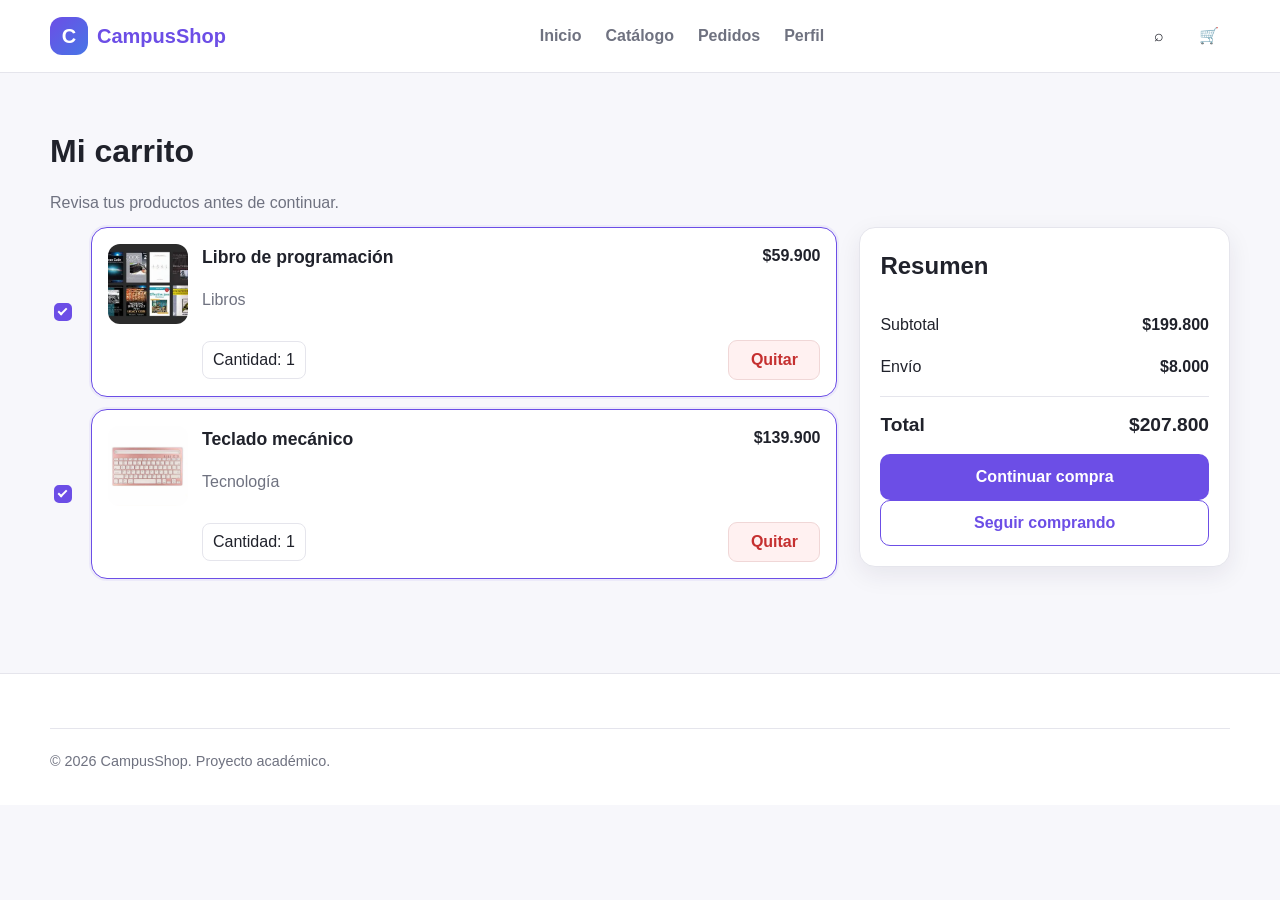
<file: carrito.html>
<!DOCTYPE html>
<html lang="es">

<head>

    <meta charset="UTF-8">

    <meta name="viewport" content="width=device-width, initial-scale=1.0">

    <title>Carrito | CampusShop</title>

    <link rel="stylesheet" href="css/base.css">
    <link rel="stylesheet" href="css/layout.css">
    <link rel="stylesheet" href="css/components.css">
    <link rel="stylesheet" href="css/responsive.css">

</head>


<body>

    <header class="site-header">

        <nav class="navbar container">

            <a href="index.html" class="logo">

                <span class="logo-mark">
                    C
                </span>

                <span>
                    CampusShop
                </span>

            </a>


            <div class="nav-links">

                <a href="index.html">
                    Inicio
                </a>

                <a href="catalogo.html">
                    Catálogo
                </a>

                <a href="historial.html">
                    Pedidos
                </a>

                <a href="perfil.html">
                    Perfil
                </a>

            </div>


            <div class="nav-actions">

                <a href="catalogo.html" class="icon-link">
                    ⌕
                </a>

                <a href="carrito.html" class="icon-link">
                    🛒
                </a>

            </div>

        </nav>

    </header>


    <main class="section">

        <div class="container">

            <header class="page-header">

                <h1>
                    Mi carrito
                </h1>

                <p>
                    Revisa tus productos antes de continuar.
                </p>

            </header>


            <div class="cart-layout">

                <section id="cart-items" class="cart-list">
                    <div class="cart-item-wrap">
                        <input class="cart-select" type="checkbox" id="select-book" checked>
                        <article class="cart-item">
                            <div class="cart-thumb">
                                <img src="img/libros.webp" alt="Libro de programación">
                            </div>
                            <div>
                                <div class="cart-meta">
                                    <div>
                                        <h3>Libro de programación</h3>
                                        <p class="muted">Libros</p>
                                    </div>
                                    <strong>$59.900</strong>
                                </div>
                                <div class="cart-item-actions">
                                    <span class="quantity">Cantidad: 1</span>
                                    <label class="remove-btn" for="select-book">Quitar</label>
                                </div>
                            </div>
                        </article>
                    </div>

                    <div class="cart-item-wrap">
                        <input class="cart-select" type="checkbox" id="select-keyboard" checked>
                        <article class="cart-item">
                            <div class="cart-thumb">
                                <img src="img/teclado.webp" alt="Teclado mecánico">
                            </div>
                            <div>
                                <div class="cart-meta">
                                    <div>
                                        <h3>Teclado mecánico</h3>
                                        <p class="muted">Tecnología</p>
                                    </div>
                                    <strong>$139.900</strong>
                                </div>
                                <div class="cart-item-actions">
                                    <span class="quantity">Cantidad: 1</span>
                                    <label class="remove-btn" for="select-keyboard">Quitar</label>
                                </div>
                            </div>
                        </article>
                    </div>
                </section>

                <aside class="summary">
                    <h2>Resumen</h2>

                    <div class="totals-panel">
                        <div class="summary-state summary-empty">
                            <div class="summary-row">
                                <span>Subtotal</span>
                                <strong>$0</strong>
                            </div>
                            <div class="summary-row">
                                <span>Envío</span>
                                <strong>$0</strong>
                            </div>
                            <div class="summary-row summary-total">
                                <span>Total</span>
                                <strong>$0</strong>
                            </div>
                        </div>

                        <div class="summary-state summary-book">
                            <div class="summary-row">
                                <span>Subtotal</span>
                                <strong>$59.900</strong>
                            </div>
                            <div class="summary-row">
                                <span>Envío</span>
                                <strong>$8.000</strong>
                            </div>
                            <div class="summary-row summary-total">
                                <span>Total</span>
                                <strong>$67.900</strong>
                            </div>
                        </div>

                        <div class="summary-state summary-keyboard">
                            <div class="summary-row">
                                <span>Subtotal</span>
                                <strong>$139.900</strong>
                            </div>
                            <div class="summary-row">
                                <span>Envío</span>
                                <strong>$8.000</strong>
                            </div>
                            <div class="summary-row summary-total">
                                <span>Total</span>
                                <strong>$147.900</strong>
                            </div>
                        </div>

                        <div class="summary-state summary-both">
                            <div class="summary-row">
                                <span>Subtotal</span>
                                <strong>$199.800</strong>
                            </div>
                            <div class="summary-row">
                                <span>Envío</span>
                                <strong>$8.000</strong>
                            </div>
                            <div class="summary-row summary-total">
                                <span>Total</span>
                                <strong>$207.800</strong>
                            </div>
                        </div>
                    </div>

                    <a href="checkout.html" class="btn btn-block">Continuar compra</a>
                    <a href="catalogo.html" class="btn btn-secondary btn-block">Seguir comprando</a>
                </aside>

            </div>

        </div>

    </main>


    <footer class="site-footer">

        <div class="container">

            <div class="footer-bottom">
                © 2026 CampusShop. Proyecto académico.
            </div>

        </div>

    </footer>

</body>

</html>
</file>
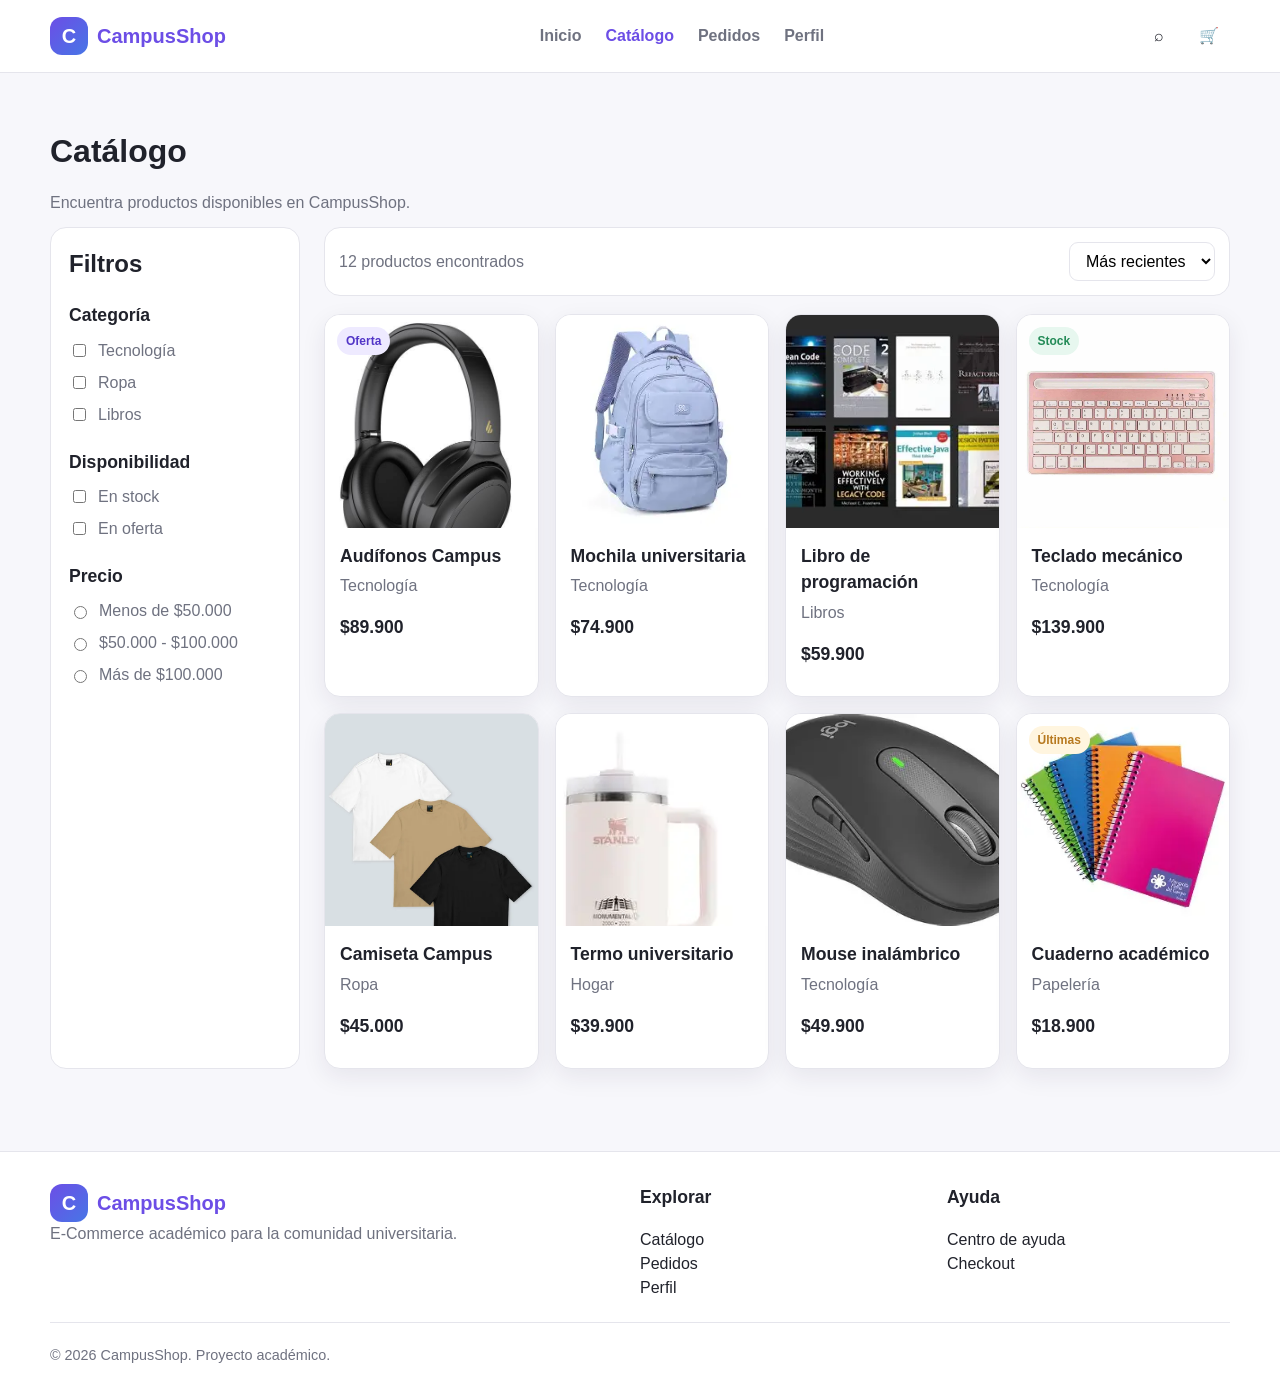
<file: catalogo.html>
<!DOCTYPE html>
<html lang="es">

<head>

    <meta charset="UTF-8">

    <meta name="viewport" content="width=device-width, initial-scale=1.0">

    <title>Catálogo | CampusShop</title>

    <link rel="stylesheet" href="css/base.css">
    <link rel="stylesheet" href="css/layout.css">
    <link rel="stylesheet" href="css/components.css">
    <link rel="stylesheet" href="css/responsive.css">

</head>


<body>

    <header class="site-header">

        <nav class="navbar container">

            <a href="index.html" class="logo">

                <span class="logo-mark">C</span>

                <span>CampusShop</span>

            </a>


            <div class="nav-links">

                <a href="index.html">
                    Inicio
                </a>

                <a href="catalogo.html" class="active">
                    Catálogo
                </a>

                <a href="historial.html">
                    Pedidos
                </a>

                <a href="perfil.html">
                    Perfil
                </a>

            </div>


            <div class="nav-actions">

                <a href="catalogo.html" class="icon-link">
                    ⌕
                </a>

                <a href="carrito.html" class="icon-link">
                    🛒
                </a>

            </div>

        </nav>

    </header>


    <main class="section">

        <div class="container">

            <header class="page-header">

                <h1>Catálogo</h1>

                <p>
                    Encuentra productos disponibles en CampusShop.
                </p>

            </header>


            <div class="content-grid">


                <aside class="sidebar">

                    <h2>Filtros</h2>


                    <div class="filter-group">

                        <h3>Categoría</h3>

                        <label class="filter-option">
                            <input type="checkbox" name="category" value="Tecnología">
                            Tecnología
                        </label>

                        <label class="filter-option">
                            <input type="checkbox" name="category" value="Ropa">
                            Ropa
                        </label>

                        <label class="filter-option">
                            <input type="checkbox" name="category" value="Libros">
                            Libros
                        </label>

                    </div>


                    <div class="filter-group">

                        <h3>Disponibilidad</h3>

                        <label class="filter-option">
                            <input type="checkbox" name="availability" value="En stock">
                            En stock
                        </label>

                        <label class="filter-option">
                            <input type="checkbox" name="availability" value="En oferta">
                            En oferta
                        </label>

                    </div>


                    <div class="filter-group">

                        <h3>Precio</h3>

                        <label class="filter-option">
                            <input type="radio" name="price" value="menos50k">
                            Menos de $50.000
                        </label>

                        <label class="filter-option">
                            <input type="radio" name="price" value="50k100k">
                            $50.000 - $100.000
                        </label>

                        <label class="filter-option">
                            <input type="radio" name="price" value="mas100k">
                            Más de $100.000
                        </label>

                    </div>

                </aside>


                <section>

                    <div class="product-toolbar">

                        <span class="muted">
                            12 productos encontrados
                        </span>


                        <select>

                            <option>
                                Más recientes
                            </option>

                            <option>
                                Precio menor
                            </option>

                            <option>
                                Precio mayor
                            </option>

                        </select>

                    </div>


                    <div class="products-grid">


                        <article class="product-card">

                            <a href="producto.html#audifonos">

                                <div class="product-image">

                                    <span class="badge">
                                        Oferta
                                    </span>

                                    <img src="img/OIP.jpg" alt="Audífonos Campus" loading="lazy">

                                </div>


                                <div class="product-info">

                                    <h3>
                                        Audífonos Campus
                                    </h3>

                                    <p class="muted">
                                        Tecnología
                                    </p>

                                    <div class="product-price">
                                        $89.900
                                    </div>

                                </div>

                            </a>

                        </article>


                        <article class="product-card">

                            <a href="producto.html#mochila">

                                <div class="product-image">
                                    <img src="img/mochila.webp" alt="Mochila universitaria" loading="lazy">
                                </div>

                                <div class="product-info">

                                    <h3>
                                        Mochila universitaria
                                    </h3>

                                    <p class="muted">
                                        Tecnología
                                    </p>

                                    <div class="product-price">
                                        $74.900
                                    </div>

                                </div>

                            </a>

                        </article>


                        <article class="product-card">

                            <a href="producto.html#libro">

                                <div class="product-image">
                                    <img src="img/libros.webp" alt="Libro de programación" loading="lazy">
                                </div>

                                <div class="product-info">

                                    <h3>
                                        Libro de programación
                                    </h3>

                                    <p class="muted">
                                        Libros
                                    </p>

                                    <div class="product-price">
                                        $59.900
                                    </div>

                                </div>

                            </a>

                        </article>


                        <article class="product-card">

                            <a href="producto.html#teclado">

                                <div class="product-image">

                                    <span class="badge success">
                                        Stock
                                    </span>

                                    <img src="img/teclado.webp" alt="Teclado mecánico" loading="lazy">

                                </div>

                                <div class="product-info">

                                    <h3>
                                        Teclado mecánico
                                    </h3>

                                    <p class="muted">
                                        Tecnología
                                    </p>

                                    <div class="product-price">
                                        $139.900
                                    </div>

                                </div>

                            </a>

                        </article>


                        <article class="product-card">

                            <a href="producto.html#camiseta">

                                <div class="product-image">
                                    <img src="img/camisetas.webp" alt="Camiseta Campus" loading="lazy">
                                </div>

                                <div class="product-info">

                                    <h3>
                                        Camiseta Campus
                                    </h3>

                                    <p class="muted">
                                        Ropa
                                    </p>

                                    <div class="product-price">
                                        $45.000
                                    </div>

                                </div>

                            </a>

                        </article>


                        <article class="product-card">

                            <a href="producto.html#termo">

                                <div class="product-image">
                                    <img src="img/termo.webp" alt="Termo universitario" loading="lazy">
                                </div>

                                <div class="product-info">

                                    <h3>
                                        Termo universitario
                                    </h3>

                                    <p class="muted">
                                        Hogar
                                    </p>

                                    <div class="product-price">
                                        $39.900
                                    </div>

                                </div>

                            </a>

                        </article>


                        <article class="product-card">

                            <a href="producto.html#mouse">

                                <div class="product-image">
                                    <img src="img/maus.webp" alt="Mouse inalámbrico" loading="lazy">
                                </div>

                                <div class="product-info">

                                    <h3>
                                        Mouse inalámbrico
                                    </h3>

                                    <p class="muted">
                                        Tecnología
                                    </p>

                                    <div class="product-price">
                                        $49.900
                                    </div>

                                </div>

                            </a>

                        </article>


                        <article class="product-card">

                            <a href="producto.html#cuaderno">

                                <div class="product-image">

                                    <span class="badge warning">
                                        Últimas
                                    </span>

                                    <img src="img/cuadernos.webp" alt="Cuaderno académico" loading="lazy">

                                </div>

                                <div class="product-info">

                                    <h3>
                                        Cuaderno académico
                                    </h3>

                                    <p class="muted">
                                        Papelería
                                    </p>

                                    <div class="product-price">
                                        $18.900
                                    </div>

                                </div>

                            </a>

                        </article>

                    </div>

                </section>

            </div>

        </div>

    </main>


    <footer class="site-footer">

        <div class="container">

            <div class="footer-grid">

                <section>

                    <a href="index.html" class="logo">

                        <span class="logo-mark">
                            C
                        </span>

                        <span>
                            CampusShop
                        </span>

                    </a>

                    <p class="muted">
                        E-Commerce académico para la comunidad universitaria.
                    </p>

                </section>


                <section>

                    <h3>Explorar</h3>

                    <a href="catalogo.html">
                        Catálogo
                    </a>

                    <br>

                    <a href="historial.html">
                        Pedidos
                    </a>

                    <br>

                    <a href="perfil.html">
                        Perfil
                    </a>

                </section>


                <section>

                    <h3>Ayuda</h3>

                    <a href="vacio.html">
                        Centro de ayuda
                    </a>

                    <br>

                    <a href="checkout.html">
                        Checkout
                    </a>

                </section>

            </div>


            <div class="footer-bottom">

                © 2026 CampusShop.
                Proyecto académico.

            </div>

        </div>

    </footer>

</body>

</html>
</file>
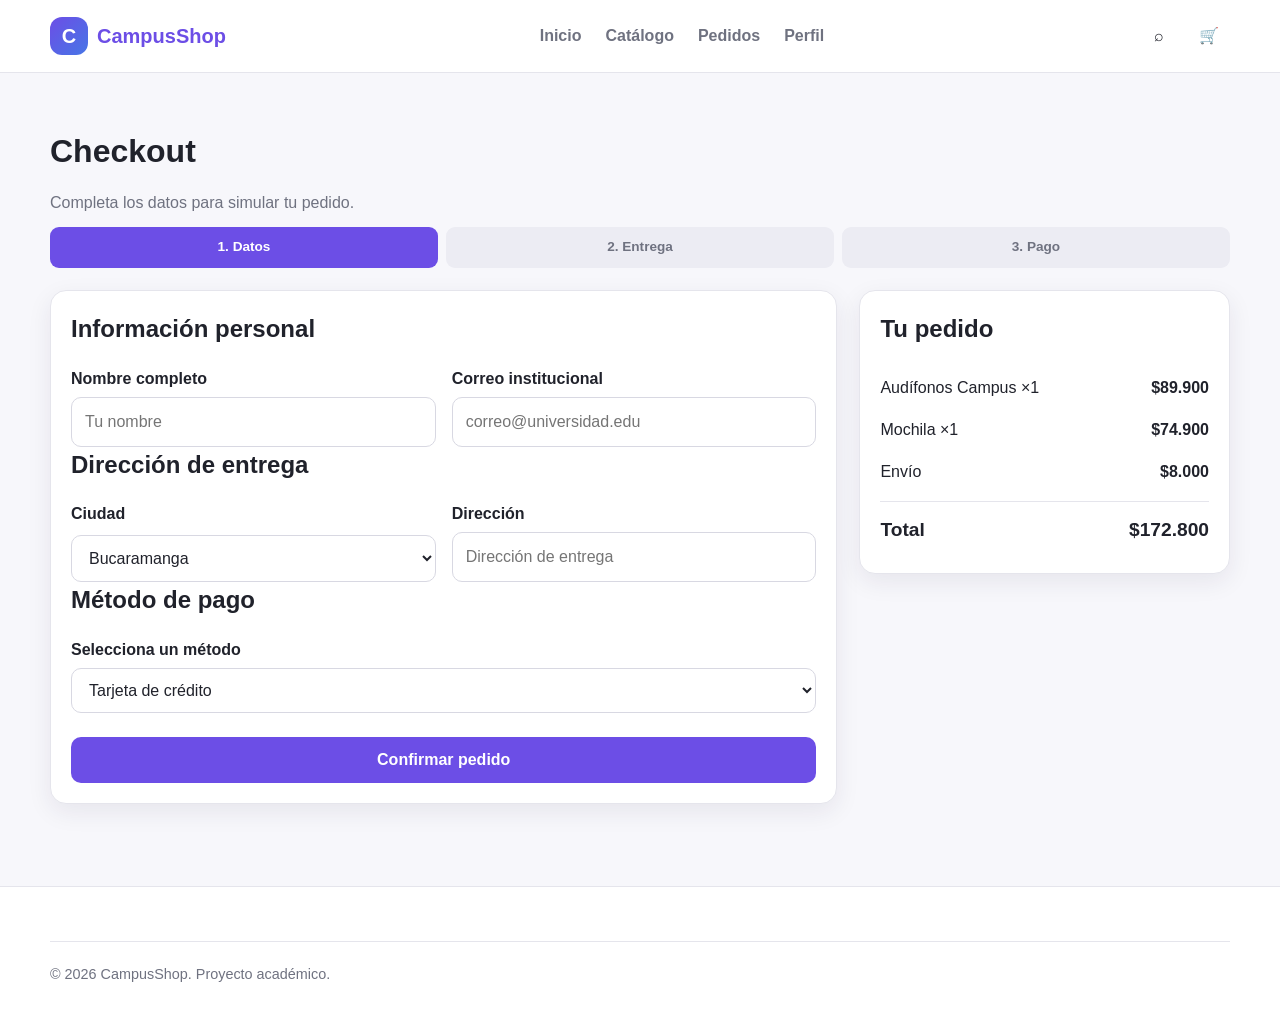
<file: checkout.html>
<!DOCTYPE html>
<html lang="es">

<head>

    <meta charset="UTF-8">

    <meta name="viewport" content="width=device-width, initial-scale=1.0">

    <title>Checkout | CampusShop</title>

    <link rel="stylesheet" href="css/base.css">
    <link rel="stylesheet" href="css/layout.css">
    <link rel="stylesheet" href="css/components.css">
    <link rel="stylesheet" href="css/responsive.css">

</head>


<body>

    <header class="site-header">

        <nav class="navbar container">

            <a href="index.html" class="logo">

                <span class="logo-mark">
                    C
                </span>

                <span>
                    CampusShop
                </span>

            </a>


            <div class="nav-links">

                <a href="index.html">
                    Inicio
                </a>

                <a href="catalogo.html">
                    Catálogo
                </a>

                <a href="historial.html">
                    Pedidos
                </a>

                <a href="perfil.html">
                    Perfil
                </a>

            </div>


            <div class="nav-actions">

                <a href="catalogo.html" class="icon-link">
                    ⌕
                </a>

                <a href="carrito.html" class="icon-link">
                    🛒
                </a>

            </div>

        </nav>

    </header>


    <main class="section">

        <div class="container">


            <header class="page-header">

                <h1>
                    Checkout
                </h1>

                <p>
                    Completa los datos para simular tu pedido.
                </p>

            </header>


            <div class="checkout-steps">

                <span class="step active">
                    1. Datos
                </span>

                <span class="step">
                    2. Entrega
                </span>

                <span class="step">
                    3. Pago
                </span>

            </div>


            <div class="checkout-layout">


                <section class="form-card">

                    <form action="historial.html">


                        <h2>
                            Información personal
                        </h2>


                        <div class="form-grid two">


                            <div class="field">

                                <label for="name">
                                    Nombre completo
                                </label>

                                <input id="name" type="text" placeholder="Tu nombre" required>

                            </div>


                            <div class="field">

                                <label for="email">
                                    Correo institucional
                                </label>

                                <input id="email" type="email" placeholder="correo@universidad.edu" required>

                            </div>

                        </div>


                        <h2>
                            Dirección de entrega
                        </h2>


                        <div class="form-grid two">


                            <div class="field">

                                <label for="city">
                                    Ciudad
                                </label>

                                <select id="city">

                                    <option>
                                        Bucaramanga
                                    </option>

                                    <option>
                                        Bogotá
                                    </option>

                                    <option>
                                        Medellín
                                    </option>

                                    <option>
                                        Cali
                                    </option>

                                </select>

                            </div>


                            <div class="field">

                                <label for="address">
                                    Dirección
                                </label>

                                <input id="address" type="text" placeholder="Dirección de entrega" required>

                            </div>

                        </div>


                        <h2>
                            Método de pago
                        </h2>


                        <div class="field">

                            <label for="payment">
                                Selecciona un método
                            </label>

                            <select id="payment">

                                <option>
                                    Tarjeta de crédito
                                </option>

                                <option>
                                    Tarjeta débito
                                </option>

                                <option>
                                    Pago en efectivo
                                </option>

                            </select>

                        </div>


                        <br>


                        <button type="submit" class="btn btn-block">
                            Confirmar pedido
                        </button>


                    </form>

                </section>


                <aside class="summary">

                    <h2>
                        Tu pedido
                    </h2>


                    <div class="summary-row">

                        <span>
                            Audífonos Campus ×1
                        </span>

                        <strong>
                            $89.900
                        </strong>

                    </div>


                    <div class="summary-row">

                        <span>
                            Mochila ×1
                        </span>

                        <strong>
                            $74.900
                        </strong>

                    </div>


                    <div class="summary-row">

                        <span>
                            Envío
                        </span>

                        <strong>
                            $8.000
                        </strong>

                    </div>


                    <div class="summary-row summary-total">

                        <span>
                            Total
                        </span>

                        <strong>
                            $172.800
                        </strong>

                    </div>

                </aside>


            </div>

        </div>

    </main>


    <footer class="site-footer">

        <div class="container">

            <div class="footer-bottom">
                © 2026 CampusShop. Proyecto académico.
            </div>

        </div>

    </footer>

</body>

</html>
</file>
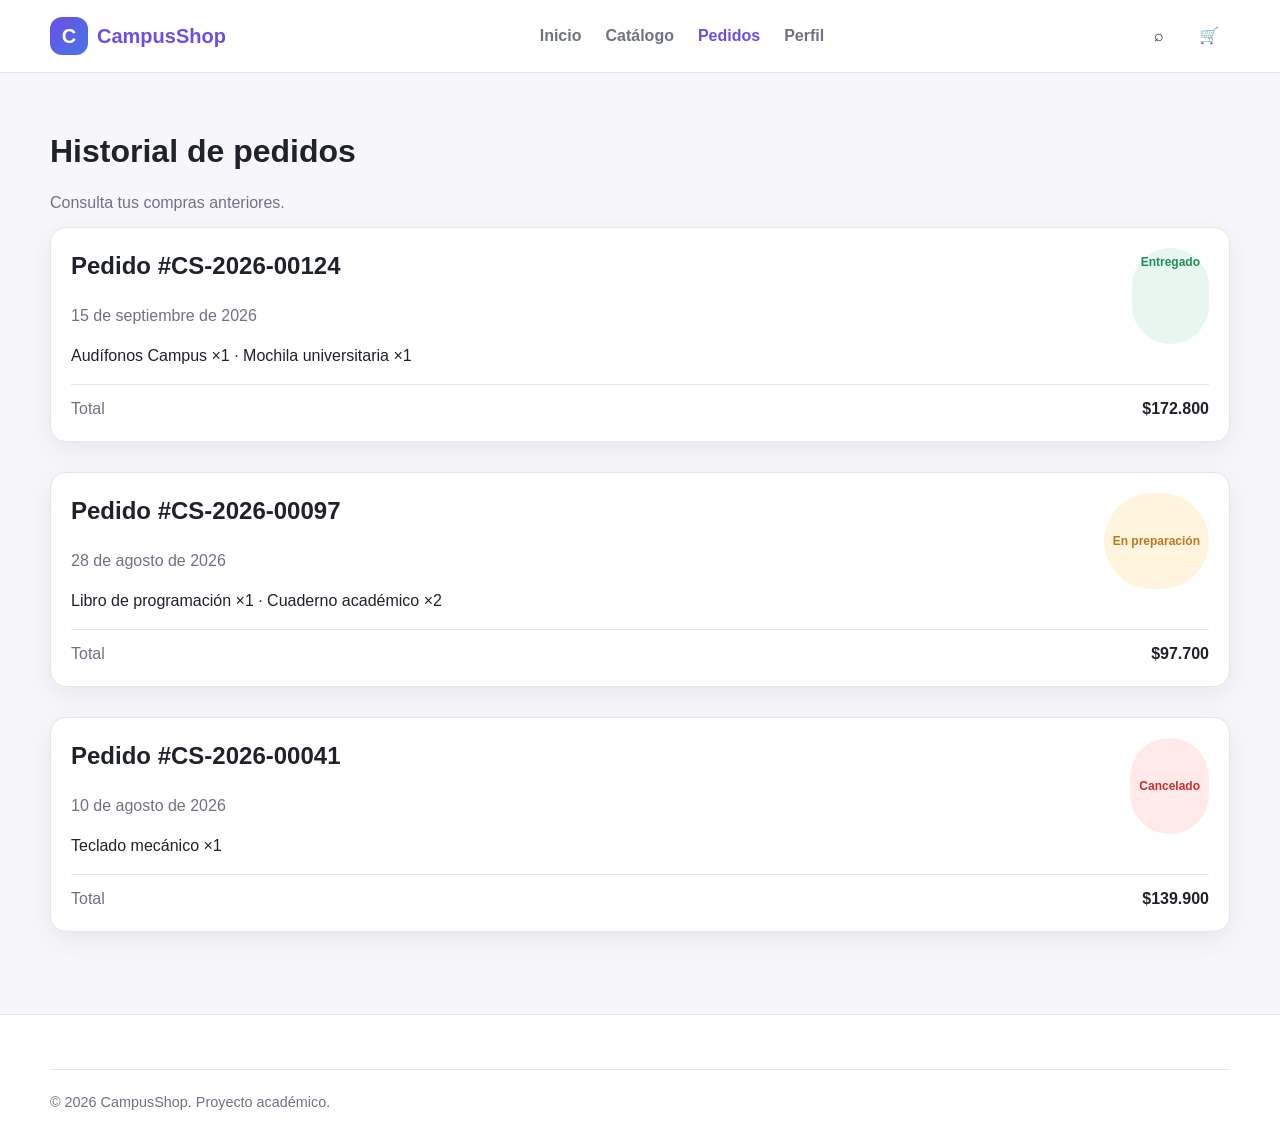
<file: historial.html>
<!DOCTYPE html>
<html lang="es">

<head>

    <meta charset="UTF-8">

    <meta name="viewport" content="width=device-width, initial-scale=1.0">

    <title>Historial | CampusShop</title>

    <link rel="stylesheet" href="css/base.css">
    <link rel="stylesheet" href="css/layout.css">
    <link rel="stylesheet" href="css/components.css">
    <link rel="stylesheet" href="css/responsive.css">

</head>


<body>

    <header class="site-header">

        <nav class="navbar container">

            <a href="index.html" class="logo">

                <span class="logo-mark">
                    C
                </span>

                <span>
                    CampusShop
                </span>

            </a>


            <div class="nav-links">

                <a href="index.html">
                    Inicio
                </a>

                <a href="catalogo.html">
                    Catálogo
                </a>

                <a href="historial.html" class="active">
                    Pedidos
                </a>

                <a href="perfil.html">
                    Perfil
                </a>

            </div>


            <div class="nav-actions">

                <a href="catalogo.html" class="icon-link">
                    ⌕
                </a>

                <a href="carrito.html" class="icon-link">
                    🛒
                </a>

            </div>

        </nav>

    </header>


    <main class="section">

        <div class="container">

            <header class="page-header">

                <h1>
                    Historial de pedidos
                </h1>

                <p>
                    Consulta tus compras anteriores.
                </p>

            </header>


            <section class="order-grid">


                <article class="order-card">

                    <div class="order-top">

                        <div>

                            <h2>
                                Pedido #CS-2026-00124
                            </h2>

                            <p class="muted">
                                15 de septiembre de 2026
                            </p>

                        </div>


                        <span class="status">
                            Entregado
                        </span>

                    </div>


                    <p>
                        Audífonos Campus ×1 · Mochila universitaria ×1
                    </p>


                    <div class="order-bottom">

                        <span class="muted">
                            Total
                        </span>

                        <strong>
                            $172.800
                        </strong>

                    </div>

                </article>


                <article class="order-card">

                    <div class="order-top">

                        <div>

                            <h2>
                                Pedido #CS-2026-00097
                            </h2>

                            <p class="muted">
                                28 de agosto de 2026
                            </p>

                        </div>


                        <span class="badge warning">
                            En preparación
                        </span>

                    </div>


                    <p>
                        Libro de programación ×1 · Cuaderno académico ×2
                    </p>


                    <div class="order-bottom">

                        <span class="muted">
                            Total
                        </span>

                        <strong>
                            $97.700
                        </strong>

                    </div>

                </article>


                <article class="order-card">

                    <div class="order-top">

                        <div>

                            <h2>
                                Pedido #CS-2026-00041
                            </h2>

                            <p class="muted">
                                10 de agosto de 2026
                            </p>

                        </div>


                        <span class="badge danger">
                            Cancelado
                        </span>

                    </div>


                    <p>
                        Teclado mecánico ×1
                    </p>


                    <div class="order-bottom">

                        <span class="muted">
                            Total
                        </span>

                        <strong>
                            $139.900
                        </strong>

                    </div>

                </article>


            </section>

        </div>

    </main>


    <footer class="site-footer">

        <div class="container">

            <div class="footer-bottom">
                © 2026 CampusShop. Proyecto académico.
            </div>

        </div>

    </footer>

</body>

</html>
</file>
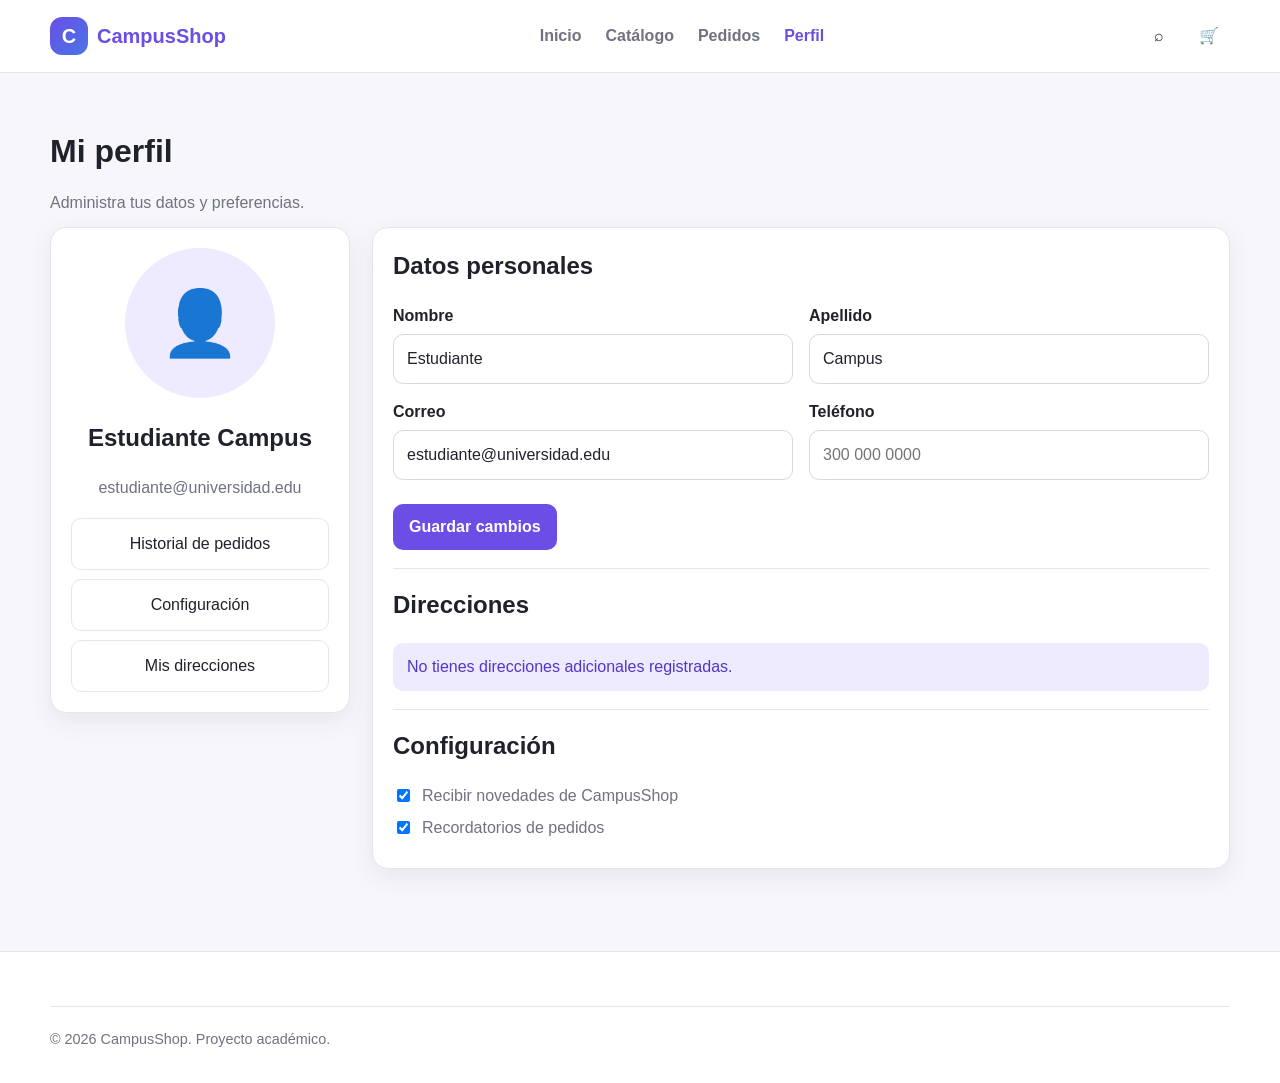
<file: perfil.html>
<!DOCTYPE html>
<html lang="es">

<head>

    <meta charset="UTF-8">

    <meta name="viewport" content="width=device-width, initial-scale=1.0">

    <title>Perfil | CampusShop</title>

    <link rel="stylesheet" href="css/base.css">
    <link rel="stylesheet" href="css/layout.css">
    <link rel="stylesheet" href="css/components.css">
    <link rel="stylesheet" href="css/responsive.css">

</head>


<body>

    <header class="site-header">

        <nav class="navbar container">

            <a href="index.html" class="logo">

                <span class="logo-mark">
                    C
                </span>

                <span>
                    CampusShop
                </span>

            </a>


            <div class="nav-links">

                <a href="index.html">
                    Inicio
                </a>

                <a href="catalogo.html">
                    Catálogo
                </a>

                <a href="historial.html">
                    Pedidos
                </a>

                <a href="perfil.html" class="active">
                    Perfil
                </a>

            </div>


            <div class="nav-actions">

                <a href="catalogo.html" class="icon-link">
                    ⌕
                </a>

                <a href="carrito.html" class="icon-link">
                    🛒
                </a>

            </div>

        </nav>

    </header>


    <main class="section">

        <div class="container">

            <header class="page-header">

                <h1>
                    Mi perfil
                </h1>

                <p>
                    Administra tus datos y preferencias.
                </p>

            </header>


            <div class="profile-layout">


                <aside class="profile-card text-center">

                    <div class="empty-illustration">
                        👤
                    </div>


                    <h2>
                        Estudiante Campus
                    </h2>


                    <p class="muted">
                        estudiante@universidad.edu
                    </p>


                    <div class="profile-menu">

                        <a href="historial.html">
                            Historial de pedidos
                        </a>

                        <a href="#configuracion">
                            Configuración
                        </a>

                        <a href="#direcciones">
                            Mis direcciones
                        </a>

                    </div>

                </aside>


                <section class="form-card">

                    <h2>
                        Datos personales
                    </h2>


                    <form>

                        <div class="form-grid two">


                            <div class="field">

                                <label for="profile-name">
                                    Nombre
                                </label>

                                <input id="profile-name" type="text" value="Estudiante">

                            </div>


                            <div class="field">

                                <label for="profile-last">
                                    Apellido
                                </label>

                                <input id="profile-last" type="text" value="Campus">

                            </div>


                            <div class="field">

                                <label for="profile-email">
                                    Correo
                                </label>

                                <input id="profile-email" type="email" value="estudiante@universidad.edu">

                            </div>


                            <div class="field">

                                <label for="profile-phone">
                                    Teléfono
                                </label>

                                <input id="profile-phone" type="tel" placeholder="300 000 0000">

                            </div>


                        </div>


                        <br>


                        <button type="button" class="btn">
                            Guardar cambios
                        </button>


                    </form>


                    <div class="divider"></div>


                    <h2 id="direcciones">
                        Direcciones
                    </h2>


                    <div class="alert">

                        No tienes direcciones adicionales registradas.

                    </div>


                    <div class="divider"></div>


                    <h2 id="configuracion">
                        Configuración
                    </h2>


                    <label class="filter-option">

                        <input type="checkbox" checked>

                        Recibir novedades de CampusShop

                    </label>


                    <label class="filter-option">

                        <input type="checkbox" checked>

                        Recordatorios de pedidos

                    </label>


                </section>

            </div>

        </div>

    </main>


    <footer class="site-footer">

        <div class="container">

            <div class="footer-bottom">
                © 2026 CampusShop. Proyecto académico.
            </div>

        </div>

    </footer>

</body>

</html>
</file>
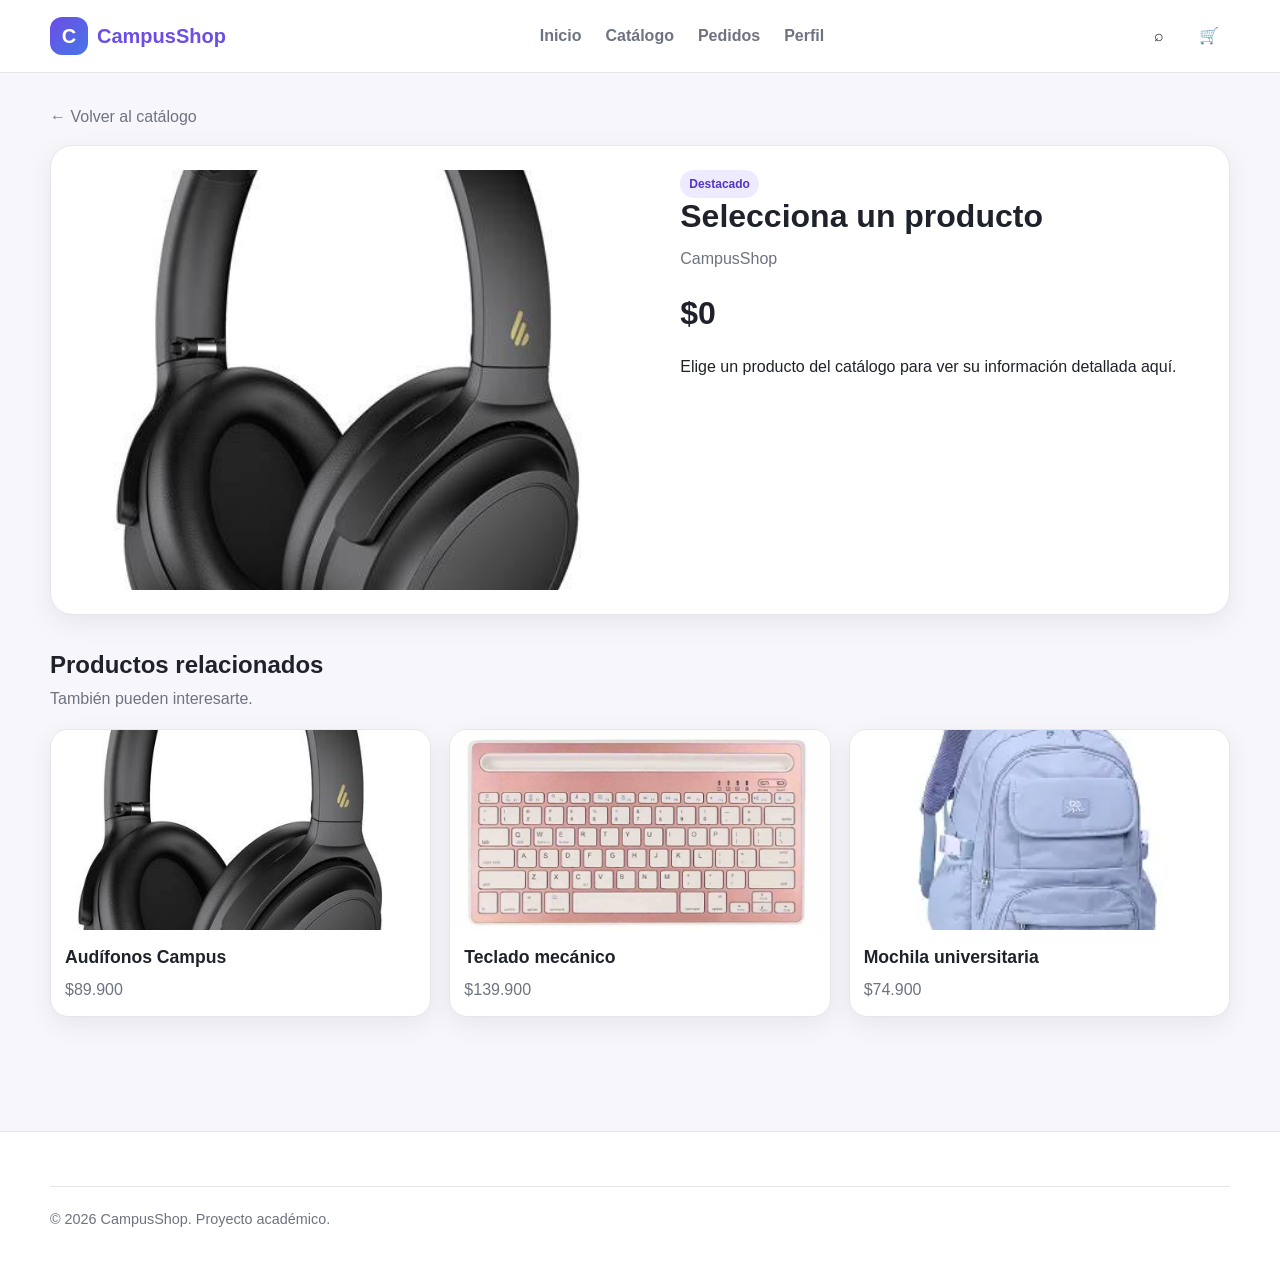
<file: producto.html>
<!DOCTYPE html>
<html lang="es">

<head>

    <meta charset="UTF-8">

    <meta name="viewport" content="width=device-width, initial-scale=1.0">

    <title>Producto | CampusShop</title>

    <link rel="stylesheet" href="css/base.css">
    <link rel="stylesheet" href="css/layout.css">
    <link rel="stylesheet" href="css/components.css">
    <link rel="stylesheet" href="css/responsive.css">

</head>


<body>

    <header class="site-header">

        <nav class="navbar container">

            <a href="index.html" class="logo">

                <span class="logo-mark">
                    C
                </span>

                <span>
                    CampusShop
                </span>

            </a>


            <div class="nav-links">

                <a href="index.html">
                    Inicio
                </a>

                <a href="catalogo.html">
                    Catálogo
                </a>

                <a href="historial.html">
                    Pedidos
                </a>

                <a href="perfil.html">
                    Perfil
                </a>

            </div>


            <div class="nav-actions">

                <a href="catalogo.html" class="icon-link">
                    ⌕
                </a>

                <a href="carrito.html" class="icon-link">
                    🛒
                </a>

            </div>

        </nav>

    </header>


    <main class="section">

        <div class="container">

            <p>
                <a href="catalogo.html" class="muted">
                    ← Volver al catálogo
                </a>
            </p>

            <style>
                .product-panel {
                    display: none;
                }

                .product-panel:target,
                .product-panel.default-panel {
                    display: block;
                }

                #audifonos:target ~ .default-panel,
                #mochila:target ~ .default-panel,
                #libro:target ~ .default-panel,
                #teclado:target ~ .default-panel,
                #camiseta:target ~ .default-panel,
                #termo:target ~ .default-panel,
                #mouse:target ~ .default-panel,
                #cuaderno:target ~ .default-panel {
                    display: none;
                }

                .product-detail-box {
                    display: grid;
                    grid-template-columns: 1.1fr 1fr;
                    gap: 28px;
                    padding: 24px;
                    background: white;
                    border: 1px solid var(--border);
                    border-radius: 22px;
                    box-shadow: var(--shadow);
                }

                .product-detail-box img {
                    width: 100%;
                    height: 420px;
                    object-fit: cover;
                    border-radius: 18px;
                    background: #f0f0f7;
                }

                .product-detail-info h1 {
                    margin-bottom: 12px;
                }

                .product-price {
                    margin: 18px 0;
                    font-size: 2rem;
                    font-weight: 800;
                    color: var(--text);
                }

                .product-tags {
                    display: flex;
                    flex-wrap: wrap;
                    gap: 8px;
                    margin: 18px 0;
                }

                .product-tags .badge {
                    background: var(--primary-soft);
                    color: var(--primary-dark);
                }

                .product-feature-list {
                    padding-left: 18px;
                    line-height: 1.8;
                    color: var(--muted);
                }

                .related-grid {
                    display: grid;
                    grid-template-columns: repeat(3, minmax(0, 1fr));
                    gap: 18px;
                    margin-top: 16px;
                }

                .mini-card {
                    background: white;
                    border: 1px solid var(--border);
                    border-radius: 18px;
                    overflow: hidden;
                    box-shadow: var(--shadow);
                }

                .mini-card img {
                    width: 100%;
                    height: 200px;
                    object-fit: cover;
                }

                .mini-card-content {
                    padding: 14px;
                }

                .mini-card h3 {
                    margin-bottom: 8px;
                }

                @media (max-width: 767px) {
                    .product-detail-box,
                    .related-grid {
                        grid-template-columns: 1fr;
                    }
                }
            </style>

            <section id="audifonos" class="product-panel">
                <div class="product-detail-box">
                    <img src="img/OIP.jpg" alt="Audífonos Campus">
                    <div class="product-detail-info">
                        <span class="badge">Oferta</span>
                        <h1>Audífonos Campus</h1>
                        <div class="muted">Tecnología</div>
                        <div class="product-price">$89.900</div>
                        <p>Audífonos cómodos para estudiar, trabajar y disfrutar de tu música con excelente sonido y gran duración.</p>
                        <div class="product-tags">
                            <span class="badge">Bluetooth</span>
                            <span class="badge">Inalámbricos</span>
                            <span class="badge">Recargables</span>
                        </div>
                        <ul class="product-feature-list">
                            <li>Batería de larga duración</li>
                            <li>Conexión inalámbrica</li>
                            <li>Micrófono integrado</li>
                            <li>Diseño ligero</li>
                        </ul>
                    </div>
                </div>
            </section>

            <section id="mochila" class="product-panel">
                <div class="product-detail-box">
                    <img src="img/mochila.webp" alt="Mochila universitaria">
                    <div class="product-detail-info">
                        <span class="badge success">Popular</span>
                        <h1>Mochila universitaria</h1>
                        <div class="muted">Accesorios</div>
                        <div class="product-price">$74.900</div>
                        <p>Mochila resistente y espaciosa para llevar tus cuadernos, laptop y materiales con comodidad.</p>
                        <div class="product-tags">
                            <span class="badge">Espaciosa</span>
                            <span class="badge">Resistente</span>
                            <span class="badge">Ergonómica</span>
                        </div>
                        <ul class="product-feature-list">
                            <li>Compartimentos múltiples</li>
                            <li>Diseño cómodo</li>
                            <li>Material resistente</li>
                            <li>Ideal para campus</li>
                        </ul>
                    </div>
                </div>
            </section>

            <section id="libro" class="product-panel">
                <div class="product-detail-box">
                    <img src="img/libros.webp" alt="Libro de programación">
                    <div class="product-detail-info">
                        <span class="badge warning">Nuevo</span>
                        <h1>Libro de programación</h1>
                        <div class="muted">Libros</div>
                        <div class="product-price">$59.900</div>
                        <p>Guía práctica para aprender lógica, algoritmos y desarrollo con ejemplos claros.</p>
                        <div class="product-tags">
                            <span class="badge">Programación</span>
                            <span class="badge">Práctico</span>
                            <span class="badge">Académico</span>
                        </div>
                        <ul class="product-feature-list">
                            <li>Ejercicios aplicados</li>
                            <li>Explicación paso a paso</li>
                            <li>Para principiantes</li>
                            <li>Actualizado</li>
                        </ul>
                    </div>
                </div>
            </section>

            <section id="teclado" class="product-panel">
                <div class="product-detail-box">
                    <img src="img/teclado.webp" alt="Teclado mecánico">
                    <div class="product-detail-info">
                        <span class="badge success">Stock</span>
                        <h1>Teclado mecánico</h1>
                        <div class="muted">Tecnología</div>
                        <div class="product-price">$139.900</div>
                        <p>Teclado con mejor respuesta y comodidad para estudiar, trabajar o crear contenido.</p>
                        <div class="product-tags">
                            <span class="badge">Mecánico</span>
                            <span class="badge">RGB</span>
                            <span class="badge">Ergonómico</span>
                        </div>
                        <ul class="product-feature-list">
                            <li>Teclas rápidas</li>
                            <li>Diseño premium</li>
                            <li>Compatibilidad USB</li>
                            <li>Apto para trabajo y estudio</li>
                        </ul>
                    </div>
                </div>
            </section>

            <section id="camiseta" class="product-panel">
                <div class="product-detail-box">
                    <img src="img/camisetas.webp" alt="Camiseta Campus">
                    <div class="product-detail-info">
                        <span class="badge">Nuevo</span>
                        <h1>Camiseta Campus</h1>
                        <div class="muted">Ropa</div>
                        <div class="product-price">$45.000</div>
                        <p>Camiseta cómoda y moderna para uso diario en tu vida universitaria.</p>
                        <div class="product-tags">
                            <span class="badge">Algodón</span>
                            <span class="badge">Cómoda</span>
                            <span class="badge">Campus</span>
                        </div>
                        <ul class="product-feature-list">
                            <li>Tela suave</li>
                            <li>Corte moderno</li>
                            <li>Fácil de combinar</li>
                            <li>Uso diario</li>
                        </ul>
                    </div>
                </div>
            </section>

            <section id="termo" class="product-panel">
                <div class="product-detail-box">
                    <img src="img/termo.webp" alt="Termo universitario">
                    <div class="product-detail-info">
                        <span class="badge">Top</span>
                        <h1>Termo universitario</h1>
                        <div class="muted">Hogar</div>
                        <div class="product-price">$39.900</div>
                        <p>Ideal para llevar agua o café durante tus clases y sesiones de estudio.</p>
                        <div class="product-tags">
                            <span class="badge">Aislante</span>
                            <span class="badge">Práctico</span>
                            <span class="badge">Campus</span>
                        </div>
                        <ul class="product-feature-list">
                            <li>Mantiene la temperatura</li>
                            <li>Capacidad útil</li>
                            <li>Diseño liviano</li>
                            <li>Fácil de transportar</li>
                        </ul>
                    </div>
                </div>
            </section>

            <section id="mouse" class="product-panel">
                <div class="product-detail-box">
                    <img src="img/maus.webp" alt="Mouse inalámbrico">
                    <div class="product-detail-info">
                        <span class="badge">Oferta</span>
                        <h1>Mouse inalámbrico</h1>
                        <div class="muted">Tecnología</div>
                        <div class="product-price">$49.900</div>
                        <p>Mouse ligero y preciso para estudiar, trabajar y navegar sin complicaciones.</p>
                        <div class="product-tags">
                            <span class="badge">Inalámbrico</span>
                            <span class="badge">Preciso</span>
                            <span class="badge">Ligero</span>
                        </div>
                        <ul class="product-feature-list">
                            <li>Conexión rápida</li>
                            <li>Batería duradera</li>
                            <li>Diseño ergonómico</li>
                            <li>Sin cables</li>
                        </ul>
                    </div>
                </div>
            </section>

            <section id="cuaderno" class="product-panel">
                <div class="product-detail-box">
                    <img src="img/cuadernos.webp" alt="Cuaderno académico">
                    <div class="product-detail-info">
                        <span class="badge warning">Últimas</span>
                        <h1>Cuaderno académico</h1>
                        <div class="muted">Papelería</div>
                        <div class="product-price">$18.900</div>
                        <p>Cuaderno ideal para apuntes, tareas y organización del semestre.</p>
                        <div class="product-tags">
                            <span class="badge">Cuaderno</span>
                            <span class="badge">Papelería</span>
                            <span class="badge">Estudio</span>
                        </div>
                        <ul class="product-feature-list">
                            <li>Páginas de calidad</li>
                            <li>Formato práctico</li>
                            <li>Ideal para apuntes</li>
                            <li>Diseño elegante</li>
                        </ul>
                    </div>
                </div>
            </section>

            <section class="product-panel default-panel" id="default-product">
                <div class="product-detail-box">
                    <img src="img/OIP.jpg" alt="Producto destacado">
                    <div class="product-detail-info">
                        <span class="badge">Destacado</span>
                        <h1>Selecciona un producto</h1>
                        <div class="muted">CampusShop</div>
                        <div class="product-price">$0</div>
                        <p>Elige un producto del catálogo para ver su información detallada aquí.</p>
                    </div>
                </div>
            </section>

            <section class="section">
                <div class="section-heading">
                    <div>
                        <h2>Productos relacionados</h2>
                        <p>También pueden interesarte.</p>
                    </div>
                </div>

                <div class="related-grid">
                    <a href="producto.html#audifonos" class="mini-card">
                        <img src="img/OIP.jpg" alt="Audífonos Campus">
                        <div class="mini-card-content">
                            <h3>Audífonos Campus</h3>
                            <div class="muted">$89.900</div>
                        </div>
                    </a>

                    <a href="producto.html#teclado" class="mini-card">
                        <img src="img/teclado.webp" alt="Teclado mecánico">
                        <div class="mini-card-content">
                            <h3>Teclado mecánico</h3>
                            <div class="muted">$139.900</div>
                        </div>
                    </a>

                    <a href="producto.html#mochila" class="mini-card">
                        <img src="img/mochila.webp" alt="Mochila universitaria">
                        <div class="mini-card-content">
                            <h3>Mochila universitaria</h3>
                            <div class="muted">$74.900</div>
                        </div>
                    </a>
                </div>
            </section>

        </div>

    </main>


    <footer class="site-footer">

        <div class="container">

            <div class="footer-bottom">
                © 2026 CampusShop. Proyecto académico.
            </div>

        </div>

    </footer>

</body>

</html>
</file>
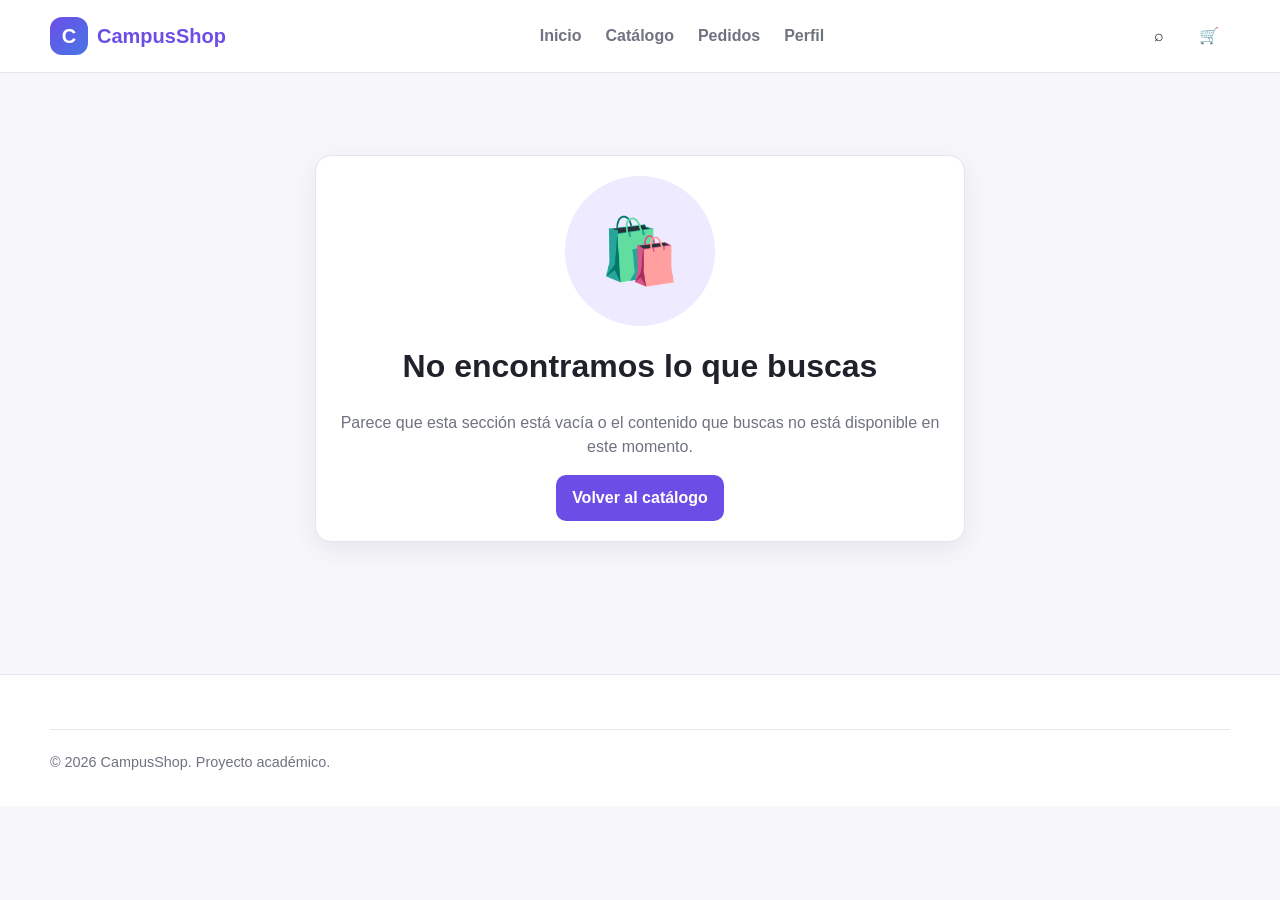
<file: vacio.html>
<!DOCTYPE html>
<html lang="es">

<head>

    <meta charset="UTF-8">

    <meta name="viewport" content="width=device-width, initial-scale=1.0">

    <title>Estado vacío | CampusShop</title>

    <link rel="stylesheet" href="css/base.css">
    <link rel="stylesheet" href="css/layout.css">
    <link rel="stylesheet" href="css/components.css">
    <link rel="stylesheet" href="css/responsive.css">

</head>


<body>

    <header class="site-header">

        <nav class="navbar container">

            <a href="index.html" class="logo">

                <span class="logo-mark">
                    C
                </span>

                <span>
                    CampusShop
                </span>

            </a>


            <div class="nav-links">

                <a href="index.html">
                    Inicio
                </a>

                <a href="catalogo.html">
                    Catálogo
                </a>

                <a href="historial.html">
                    Pedidos
                </a>

                <a href="perfil.html">
                    Perfil
                </a>

            </div>


            <div class="nav-actions">

                <a href="catalogo.html" class="icon-link">
                    ⌕
                </a>

                <a href="carrito.html" class="icon-link">
                    🛒
                </a>

            </div>

        </nav>

    </header>


    <main class="section">

        <div class="container">


            <section class="empty-card">


                <div class="empty-illustration" aria-hidden="true">
                    🛍️
                </div>


                <h1>
                    No encontramos lo que buscas
                </h1>


                <p class="muted">

                    Parece que esta sección está vacía
                    o el contenido que buscas no está disponible
                    en este momento.

                </p>


                <a href="catalogo.html" class="btn">
                    Volver al catálogo
                </a>


            </section>

        </div>

    </main>


    <footer class="site-footer">

        <div class="container">

            <div class="footer-bottom">
                © 2026 CampusShop. Proyecto académico.
            </div>

        </div>

    </footer>

</body>

</html>
</file>
<file: css/base.css>
:root {

    --primary: #6c4ee6;
    --primary-dark: #5236c7;
    --primary-soft: #eeeaff;

    --secondary: #4776e6;

    --text: #20222b;
    --muted: #6f7280;

    --border: #e5e5ec;

    --surface: #ffffff;
    --background: #f7f7fb;

    --success: #238b57;
    --warning: #b7791f;
    --danger: #c53030;

    --shadow:
        0 8px 24px rgba(35, 31, 66, 0.08);

    --radius: 16px;
    --radius-sm: 10px;

    --container: 1180px;

    --font:
        Arial,
        Helvetica,
        sans-serif;
}


*,
*::before,
*::after {

    box-sizing: border-box;

}


html {

    scroll-behavior: smooth;

}


body {

    margin: 0;

    background: var(--background);

    color: var(--text);

    font-family: var(--font);

    line-height: 1.5;

}


img {

    display: block;

    max-width: 100%;

}


a {

    color: inherit;

    text-decoration: none;

}


button,
input,
select,
textarea {

    font: inherit;

}


button {

    cursor: pointer;

}


ul {

    margin: 0;

    padding: 0;

    list-style: none;

}


h1,
h2,
h3,
p {

    margin-top: 0;

}


h1 {

    font-size: 2rem;

    line-height: 1.15;

}


h2 {

    font-size: 1.5rem;

}


h3 {

    font-size: 1.1rem;

}


.container {

    width: min(calc(100% - 32px),
            var(--container));

    margin-inline: auto;

}


.section {

    padding-block: 32px;

}


.muted {

    color: var(--muted);

}


.text-center {

    text-align: center;

}


.badge {

    display: inline-flex;

    align-items: center;

    width: fit-content;

    padding: 5px 9px;

    border-radius: 999px;

    font-size: .75rem;

    font-weight: 700;

    background: var(--primary-soft);

    color: var(--primary-dark);

}


.badge.success {

    background: #e7f7ef;

    color: var(--success);

}


.badge.warning {

    background: #fff5df;

    color: var(--warning);

}


.badge.danger {

    background: #ffe9e9;

    color: var(--danger);

}


.sr-only {

    position: absolute;

    width: 1px;

    height: 1px;

    padding: 0;

    margin: -1px;

    overflow: hidden;

    clip: rect(0, 0, 0, 0);

    white-space: nowrap;

    border: 0;

}


:focus-visible {

    outline: 3px solid rgba(108, 78, 230, .35);

    outline-offset: 2px;

}
</file>
<file: css/layout.css>
.site-header {

    position: sticky;

    top: 0;

    z-index: 10;

    background: rgba(255, 255, 255, .96);

    border-bottom: 1px solid var(--border);

    backdrop-filter: blur(8px);

}

.header-inner {
    min-height: 78px;
    display: flex;
    align-items: center;
    justify-content: space-between;
    gap: 16px;
}

.site-logo {
    display: inline-flex;
    align-items: center;
    gap: 10px;
    color: #1d1d2a;
    font-size: 1.2rem;
    font-weight: 800;
}

.logo-icon {
    width: 34px;
    height: 34px;
    display: grid;
    place-items: center;
    border-radius: 10px;
    background: linear-gradient(135deg, #6c4ee6, #4776e6);
    color: white;
    font-size: 1.2rem;
}

.logo-wordmark {
    font-size: 1.25rem;
    font-weight: 800;
}

.logo-wordmark span {
    color: var(--primary);
}

.nav {
    flex: 1;
}

.nav ul {
    display: flex;
    align-items: center;
    gap: 18px;
    margin: 0;
    padding: 0;
    list-style: none;
}

.nav a {
    color: #4c4e5d;
    font-weight: 600;
}

.nav a.active {
    color: var(--primary);
}

.header-actions {
    position: relative;
    display: flex;
    align-items: center;
    gap: 10px;
}

.header-icon-btn {
    position: relative;
    width: 42px;
    height: 42px;
    display: grid;
    place-items: center;
    border-radius: 12px;
    background: #f2f2f9;
    font-size: 1.1rem;
}

.menu-panel {
    position: relative;
    display: inline-block;
}

.menu-panel summary {
    list-style: none;
}

.menu-panel summary::-webkit-details-marker {
    display: none;
}

.menu-button {
    width: 42px;
    height: 42px;
    display: grid;
    place-content: center;
    gap: 5px;
    border-radius: 12px;
    background: #f2f2f9;
    cursor: pointer;
}

.menu-button span {
    display: block;
    width: 18px;
    height: 2px;
    border-radius: 999px;
    background: #1d1d2a;
}

.more-menu {
    position: absolute;
    top: 56px;
    right: 0;
    min-width: 220px;
    background: rgba(13, 33, 40, 0.96);
    border-radius: 18px;
    box-shadow: 0 18px 40px rgba(15,23,42,0.25);
    overflow: hidden;
    z-index: 20;
}

.more-menu a {
    display: block;
    padding: 14px 18px;
    color: #edf3f7;
    font-weight: 600;
    border-bottom: 1px solid rgba(255,255,255,0.08);
}

.more-menu a:last-child {
    border-bottom: 0;
}

.more-menu a:hover {
    background: rgba(255,255,255,0.06);
}

.header-icon-btn .badge {
    position: absolute;
    top: -4px;
    right: -4px;
    min-width: 18px;
    height: 18px;
    display: grid;
    place-items: center;
    padding: 0 5px;
    border-radius: 999px;
    background: var(--primary);
    color: white;
    font-size: .7rem;
}

.hamburger {
    display: none;
    flex-direction: column;
    gap: 5px;
    width: 42px;
    height: 42px;
    padding: 10px 8px;
    border: 0;
    border-radius: 12px;
    background: #f2f2f9;
}

.hamburger span {
    display: block;
    width: 100%;
    height: 2px;
    background: #2f3041;
    border-radius: 2px;
}

.navbar {

    min-height: 72px;

    display: flex;

    align-items: center;

    justify-content: space-between;

    gap: 16px;

}


.logo {

    display: inline-flex;

    align-items: center;

    gap: 9px;

    color: var(--primary);

    font-size: 1.25rem;

    font-weight: 800;

}


.logo-mark {

    width: 38px;

    height: 38px;

    display: grid;

    place-items: center;

    border-radius: 12px;

    color: white;

    background:
        linear-gradient(
            135deg,
            var(--primary),
            var(--secondary)
        );

    font-weight: 900;

}


.nav-links {

    display: none;

}


.nav-actions {

    display: flex;

    align-items: center;

    gap: 8px;

}


.icon-link {

    width: 42px;

    height: 42px;

    display: grid;

    place-items: center;

    border-radius: 50%;

    color: var(--text);

}


.icon-link:hover {

    background: var(--primary-soft);

    color: var(--primary);

}


.page-header {

    padding: 28px 0 12px;

}


.page-header p {

    margin-bottom: 0;

    color: var(--muted);

}


.hero {

    padding: 32px 0;

}


.page-main {
    padding-bottom: 40px;
}

.hero-section {
    padding-top: 24px;
}

.hero-content {

    padding: 28px;

    border-radius: 28px;

    color: white;

    background:
        linear-gradient(
            135deg,
            #6848df,
            #4776e6
        );

    box-shadow: 0 20px 40px rgba(93, 74, 207, 0.22);

}

.hero-eyebrow {
    display: inline-block;
    margin-bottom: 16px;
    font-size: 0.9rem;
    font-weight: 700;
    opacity: 0.95;
}

.hero-content h1 {

    max-width: 700px;

    margin-bottom: 12px;

    font-size: clamp(2.3rem, 4vw, 4rem);

    line-height: 1.08;

}

.grd-text,
.grad-text {
    color: #f3ecff;
}

.hero-content p {

    max-width: 620px;

    opacity: .92;

    font-size: 1.05rem;

}

.search-bar {
    max-width: 700px;
    display: flex;
    align-items: center;
    gap: 12px;
    padding: 8px 8px 8px 16px;
    margin-top: 24px;
    border-radius: 14px;
    background: rgba(255, 255, 255, 0.14);
    border: 1px solid rgba(255,255,255,0.2);
    backdrop-filter: blur(4px);
}

.search-bar input {
    flex: 1;
    min-width: 0;
    border: 0;
    background: transparent;
    color: white;
    font-size: 1rem;
}

.search-bar input::placeholder {
    color: rgba(255,255,255,0.8);
}

.search-bar .btn {
    border-radius: 12px;
    padding: 10px 18px;
}

.hero-stats {
    display: flex;
    flex-wrap: wrap;
    gap: 28px;
    margin-top: 28px;
}

.hero-stat {
    display: grid;
    gap: 4px;
}

.hero-stat .num {
    font-size: 1.5rem;
    font-weight: 800;
}

.hero-stat .lbl {
    opacity: 0.9;
}

.search-box {

    display: flex;

    align-items: center;

    gap: 10px;

    padding: 7px 7px 7px 15px;

    background: white;

    border: 1px solid var(--border);

    border-radius: 14px;

}


.search-box input {

    width: 100%;

    border: 0;

    outline: 0;

    background: transparent;

}


.search-box .btn {

    flex: 0 0 auto;

}


.hero .search-box {

    max-width: 700px;

    margin-top: 24px;

}


.section-alt {
    padding-top: 42px;
}

.section-header {
    display: flex;
    align-items: center;
    justify-content: space-between;
    gap: 16px;
    margin-bottom: 18px;
}

.section-header h2 {
    margin: 0;
    font-size: clamp(1.8rem, 3vw, 2.5rem);
}

.categories-grid,
.products-grid,
.order-grid {

    display: grid;

    gap: 16px;

}


.categories-grid {

    grid-template-columns:
        repeat(2, 1fr);

}


.products-grid {

    grid-template-columns:
        repeat(2, 1fr);

}


.order-grid {

    grid-template-columns: 1fr;

}


.content-grid {

    display: grid;

    gap: 24px;

}


.sidebar {

    padding: 18px;

    background: var(--surface);

    border: 1px solid var(--border);

    border-radius: var(--radius);

}


.filter-group + .filter-group {

    margin-top: 22px;

}


.filter-group h3 {

    margin-bottom: 10px;

}


.filter-option {

    display: flex;

    align-items: center;

    gap: 9px;

    margin: 8px 0;

    color: var(--muted);

}


.product-card {

    overflow: hidden;

    background: var(--surface);

    border: 1px solid var(--border);

    border-radius: var(--radius);

    box-shadow: var(--shadow);

}


.product-image {

    aspect-ratio: 1 / 1;

    display: grid;

    place-items: center;

    position: relative;

    overflow: hidden;

    background: #efeff7;

    color: var(--primary);

    font-size: 3rem;

}

.product-image img {
    display: block;
    width: 100%;
    height: 100%;
    object-fit: cover;
}


.product-image .badge {

    position: absolute;

    top: 12px;

    left: 12px;

}


.product-info {

    padding: 15px;

}


.product-info h3 {

    margin-bottom: 5px;

}


.product-price {

    margin: 10px 0 14px;

    font-size: 1.1rem;

    font-weight: 800;

}


.product-actions {

    display: flex;

    gap: 8px;

}


.category-card {

    min-height: 150px;

    padding: 20px 18px;

    display: flex;

    flex-direction: column;

    justify-content: flex-end;

    border-radius: 22px;

    color: white;

    background:
        linear-gradient(
            135deg,
            #6c4ee6,
            #4776e6
        );

    box-shadow: 0 16px 32px rgba(92, 87, 173, 0.18);
    transition: transform 0.2s ease, box-shadow 0.2s ease;

}

.category-card:hover {
    transform: translateY(-3px);
    box-shadow: 0 18px 36px rgba(92, 87, 173, 0.22);
}

.category-card .cat-icon {
    font-size: 2rem;
    margin-bottom: 14px;
}

.category-card span {
    font-size: 1.05rem;
    font-weight: 700;
}


.category-card:nth-child(2) {

    background:
        linear-gradient(
            135deg,
            #4776e6,
            #36a1dc
        );

}


.category-card:nth-child(3) {

    background:
        linear-gradient(
            135deg,
            #7755dd,
            #a76ae8
        );

}


.category-card:nth-child(4) {

    background:
        linear-gradient(
            135deg,
            #5267db,
            #6d8ce8
        );

}


.category-card strong {

    font-size: 1.1rem;

}


.detail-grid {

    display: grid;

    gap: 28px;

}


.detail-image {

    min-height: 320px;

    display: grid;

    place-items: center;

    border-radius: 22px;

    overflow: hidden;

    background: #ececf6;

    color: var(--primary);

    font-size: 7rem;

}

.detail-image img {
    display: block;
    width: 100%;
    height: 100%;
    object-fit: cover;
}


.detail-info .price {

    margin: 12px 0;

    font-size: 2rem;

    font-weight: 800;

}


.tag-list {

    display: flex;

    flex-wrap: wrap;
    gap: 7px;
    margin: 18px 0;
}

.feature-list {
    display: grid;
    gap: 9px;
    margin: 20px 0;
}

.feature-list li::before {
    content: "✓";
    margin-right: 8px;
    color: var(--success);
    font-weight: 800;
}

.cart-layout,
.checkout-layout,
.profile-layout {
    display: grid;
    gap: 22px;
}

.cart-item {
    flex: 1;
    padding: 16px;
    display: grid;
    grid-template-columns: 80px 1fr;
    gap: 14px;
    background: var(--surface);
    border: 1px solid var(--border);
    border-radius: var(--radius);
}

.cart-item-wrap {
    display: flex;
    align-items: center;
    gap: 16px;
    margin-bottom: 12px;
}

.cart-select {
    appearance: none;
    width: 18px;
    height: 18px;
    border: 2px solid #9aa0b3;
    border-radius: 5px;
    background: white;
    cursor: pointer;
    position: relative;
}

.cart-select:checked {
    background: var(--primary);
    border-color: var(--primary);
}

.cart-select:checked::after {
    content: "";
    position: absolute;
    left: 4px;
    top: 1px;
    width: 5px;
    height: 9px;
    border: solid white;
    border-width: 0 2px 2px 0;
    transform: rotate(45deg);
}

.cart-item-wrap:has(.cart-select:checked) .cart-item {
    border-color: var(--primary);
    box-shadow: 0 0 0 2px rgba(108, 78, 230, 0.08);
}

.cart-item-wrap:has(.cart-select:not(:checked)) {
    opacity: 0.5;
}

.cart-item-wrap:has(.cart-select:not(:checked)) .cart-item {
    border-style: dashed;
}

.cart-item-actions {
    display: flex;
    align-items: center;
    justify-content: space-between;
    gap: 12px;
    margin-top: 12px;
}

.remove-btn {
    min-width: 92px;
    padding: 7px 12px;
    display: inline-flex;
    align-items: center;
    justify-content: center;
    border: 1px solid #f0d7d7;
    border-radius: 9px;
    background: #fff1f1;
    color: var(--danger);
    font-weight: 700;
    cursor: pointer;
}

.remove-btn:hover {
    background: #ffe5e5;
}

.totals-panel {
    position: relative;
    min-height: 150px;
}

.summary-state {
    display: none;
}

body:has(#select-book:checked):not(:has(#select-keyboard:checked)) .summary-book,
body:has(#select-keyboard:checked):not(:has(#select-book:checked)) .summary-keyboard,
body:has(#select-book:checked):has(#select-keyboard:checked) .summary-both,
body:not(:has(#select-book:checked)):not(:has(#select-keyboard:checked)) .summary-empty {
    display: block;
}

.cart-thumb {
    width: 80px;
    height: 80px;
    display: grid;
    place-items: center;
    border-radius: 12px;
    overflow: hidden;
    background: #ededf6;
    color: var(--primary);
    font-size: 2rem;
}

.cart-thumb img {
    width: 100%;
    height: 100%;
    object-fit: cover;
    display: block;
}

.cart-meta {
    display: flex;
    justify-content: space-between;
    gap: 12px;
}

.quantity {
    width: fit-content;
    padding: 6px 10px;
    border: 1px solid var(--border);
    border-radius: 8px;
    background: white;
}

.summary,
.form-card,
.profile-card,
.order-card,
.empty-card {
    padding: 20px;
    background: var(--surface);
    border: 1px solid var(--border);
    border-radius: var(--radius);
    box-shadow: var(--shadow);
}

.summary {
    align-self: start;
}

.summary-row {
    display: flex;
    justify-content: space-between;
    gap: 15px;
    padding: 9px 0;
}

.summary-total {
    padding-top: 14px;
    margin-top: 8px;
    border-top: 1px solid var(--border);
    font-size: 1.2rem;
    font-weight: 800;
}

.form-grid {
    display: grid;
    gap: 16px;
}

.field {
    display: grid;
    gap: 6px;
}

.field label {
    font-weight: 700;
}

.field input,
.field select,
.field textarea {
    width: 100%;
    padding: 12px 13px;
    border: 1px solid #d8d8e2;
    border-radius: 10px;
    background: white;
    color: var(--text);
}


.field textarea {
    min-height: 110px;
    resize: vertical;
}


.profile-menu {
    display: grid;
    gap: 9px;
    margin-top: 18px;
}


.profile-menu a {
    padding: 13px;
    border: 1px solid var(--border);
    border-radius: 10px;
}


.profile-menu a:hover {
    border-color: var(--primary);
    color: var(--primary);
}


.order-card + .order-card {
    margin-top: 14px;
}


.order-top,
.order-bottom {
    display: flex;
    justify-content: space-between;
    gap: 12px;
    flex-wrap: wrap;
}


.order-bottom {
    padding-top: 12px;
    margin-top: 12px;
    border-top: 1px solid var(--border);
}


.empty-card {
    max-width: 650px;
    margin: 50px auto;
    text-align: center;
}


.empty-illustration {
    width: 150px;
    height: 150px;
    margin: 0 auto 22px;
    display: grid;
    place-items: center;
    border-radius: 50%;
    background: var(--primary-soft);
    color: var(--primary);
    font-size: 4rem;
}


.site-footer {
    margin-top: 50px;
    padding: 32px 0;
    border-top: 1px solid var(--border);
    background: white;
}


.footer-grid {
    display: grid;
    gap: 24px;
}


.footer-bottom {
    padding-top: 22px;
    margin-top: 22px;
    border-top: 1px solid var(--border);
    color: var(--muted);
    font-size: .9rem;
}
</file>
<file: css/components.css>
.btn {

    min-height: 42px;

    padding: 10px 15px;

    display: inline-flex;

    align-items: center;

    justify-content: center;

    gap: 7px;

    border: 1px solid transparent;

    border-radius: 10px;

    background: var(--primary);

    color: white;

    font-weight: 700;

    transition:
        transform .2s ease,
        background .2s ease,
        box-shadow .2s ease;

}


.btn:hover {

    background: var(--primary-dark);

    transform: translateY(-1px);

}


.btn:active {

    transform: translateY(0);

}


.btn-secondary {

    background: white;

    color: var(--primary);

    border-color: var(--primary);

}


.btn-secondary:hover {

    color: white;

}


.btn-light {

    background: var(--primary-soft);

    color: var(--primary-dark);

}


.btn-block {

    width: 100%;

}


.section-heading {

    display: flex;

    align-items: end;

    justify-content: space-between;

    gap: 16px;

    margin-bottom: 18px;

}


.section-heading h2 {

    margin-bottom: 4px;

}


.section-heading p {

    margin-bottom: 0;

    color: var(--muted);

}


.card-link {

    transition:
        transform .2s ease;

}


.card-link:hover {

    transform: translateY(-3px);

}


.price-old {

    margin-left: 7px;

    color: var(--muted);

    text-decoration: line-through;

    font-size: .85rem;

    font-weight: 400;

}


.divider {

    height: 1px;

    margin: 18px 0;

    background: var(--border);

}


.alert {

    padding: 12px 14px;

    border-radius: 10px;

    background: var(--primary-soft);

    color: var(--primary-dark);

}


.rating {

    color: #b7791f;

    letter-spacing: 1px;

}


.product-toolbar {

    padding: 14px;

    margin-bottom: 18px;

    display: flex;

    align-items: center;

    justify-content: space-between;

    gap: 12px;

    flex-wrap: wrap;

    background: white;

    border: 1px solid var(--border);

    border-radius: var(--radius);

}


.product-toolbar select {

    padding: 9px 12px;

    border: 1px solid var(--border);

    border-radius: 9px;

    background: white;

}


.checkout-steps {

    display: flex;

    gap: 8px;

    overflow-x: auto;

    margin-bottom: 22px;

}


.step {

    flex: 1;

    min-width: 100px;

    padding: 10px;

    text-align: center;

    border-radius: 9px;

    background: #ececf3;

    color: var(--muted);

    font-size: .85rem;

    font-weight: 700;

}


.step.active {

    background: var(--primary);

    color: white;

}


.status {

    display: inline-flex;

    padding: 5px 9px;

    border-radius: 999px;

    background: #e7f7ef;

    color: var(--success);

    font-size: .75rem;

    font-weight: 700;

}
</file>
<file: css/responsive.css>
@media (max-width: 767px) {
    .nav {
        display: none;
    }

    .header-actions {
        gap: 8px;
    }

    .site-header {
        padding: 0 8px;
    }

    .header-inner {
        min-height: 70px;
    }

    .site-logo {
        font-size: 1.05rem;
    }

    .page-main {
        padding-bottom: 24px;
    }

    .hero-section {
        padding: 18px 0 8px;
    }

    .hero-content {
        padding: 20px 18px 18px;
        border-radius: 22px;
    }

    .hero-eyebrow {
        margin-bottom: 12px;
        font-size: 0.8rem;
    }

    .hero-content h1 {
        font-size: clamp(2.1rem, 8vw, 3.4rem);
        line-height: 1.08;
        margin-bottom: 12px;
    }

    .hero-content p {
        font-size: 0.98rem;
        line-height: 1.5;
    }

    .search-bar {
        flex-direction: column;
        align-items: stretch;
        gap: 10px;
        padding: 10px;
        margin-top: 20px;
    }

    .search-bar input,
    .search-bar button {
        width: 100%;
    }

    .hero-stats {
        display: grid;
        grid-template-columns: repeat(3, minmax(0, 1fr));
        gap: 12px;
        margin-top: 22px;
    }

    .hero-stat .num {
        font-size: 1.2rem;
    }

    .hero-stat .lbl {
        font-size: 0.8rem;
    }

    .section-alt {
        padding-top: 26px;
    }

    .section-header {
        align-items: center;
        margin-bottom: 14px;
    }

    .section-header h2 {
        font-size: 1.9rem;
    }

    .categories-grid {
        grid-template-columns: 1fr;
        gap: 12px;
    }

    .category-card {
        min-height: 130px;
    }

    .products-grid {
        grid-template-columns: 1fr;
        gap: 14px;
    }

    .content-grid,
    .cart-layout,
    .checkout-layout,
    .detail-grid,
    .profile-layout {
        grid-template-columns: 1fr;
        gap: 16px;
    }

    .sidebar {
        order: 1;
    }

    .product-toolbar {
        flex-direction: column;
        align-items: flex-start;
        gap: 12px;
    }

    .more-menu-toggle {
        display: inline-flex;
        align-items: center;
        justify-content: center;
    }
}

@media (min-width: 768px) and (max-width: 1023px) {
    .container {
        width: min(calc(100% - 32px), var(--container));
    }

    .categories-grid {
        grid-template-columns: repeat(2, 1fr);
    }

    .products-grid {
        grid-template-columns: repeat(2, 1fr);
    }

    .content-grid {
        grid-template-columns: 220px 1fr;
    }

    .cart-layout,
    .checkout-layout {
        grid-template-columns: 1fr;
    }
}

@media (min-width: 1024px) {
    .container {
        width: min(calc(100% - 48px), var(--container));
    }

    .categories-grid {
        grid-template-columns: repeat(4, 1fr);
    }

    .products-grid {
        grid-template-columns: repeat(3, 1fr);
    }

    .form-grid.two {
        grid-template-columns: repeat(2, 1fr);
    }

    .footer-grid {
        grid-template-columns: 2fr 1fr 1fr;
    }

    .nav-links {
        display: flex;
        align-items: center;
        gap: 24px;
    }

    .nav-links a {
        padding: 8px 0;
        color: var(--muted);
        font-weight: 700;
    }

    .nav-links a:hover,
    .nav-links a.active {
        color: var(--primary);
    }

    .content-grid {
        grid-template-columns: 250px 1fr;
    }

    .detail-grid {
        grid-template-columns: 1fr 1fr;
        align-items: start;
    }

    .cart-layout,
    .checkout-layout {
        grid-template-columns: minmax(0, 1.7fr) minmax(280px, .8fr);
        align-items: start;
    }

    .profile-layout {
        grid-template-columns: 300px 1fr;
        align-items: start;
    }
}

@media (min-width: 1280px) {
    .products-grid {
        grid-template-columns: repeat(4, 1fr);
    }

    .hero-content {
        padding: 48px;
    }
}
</file>
